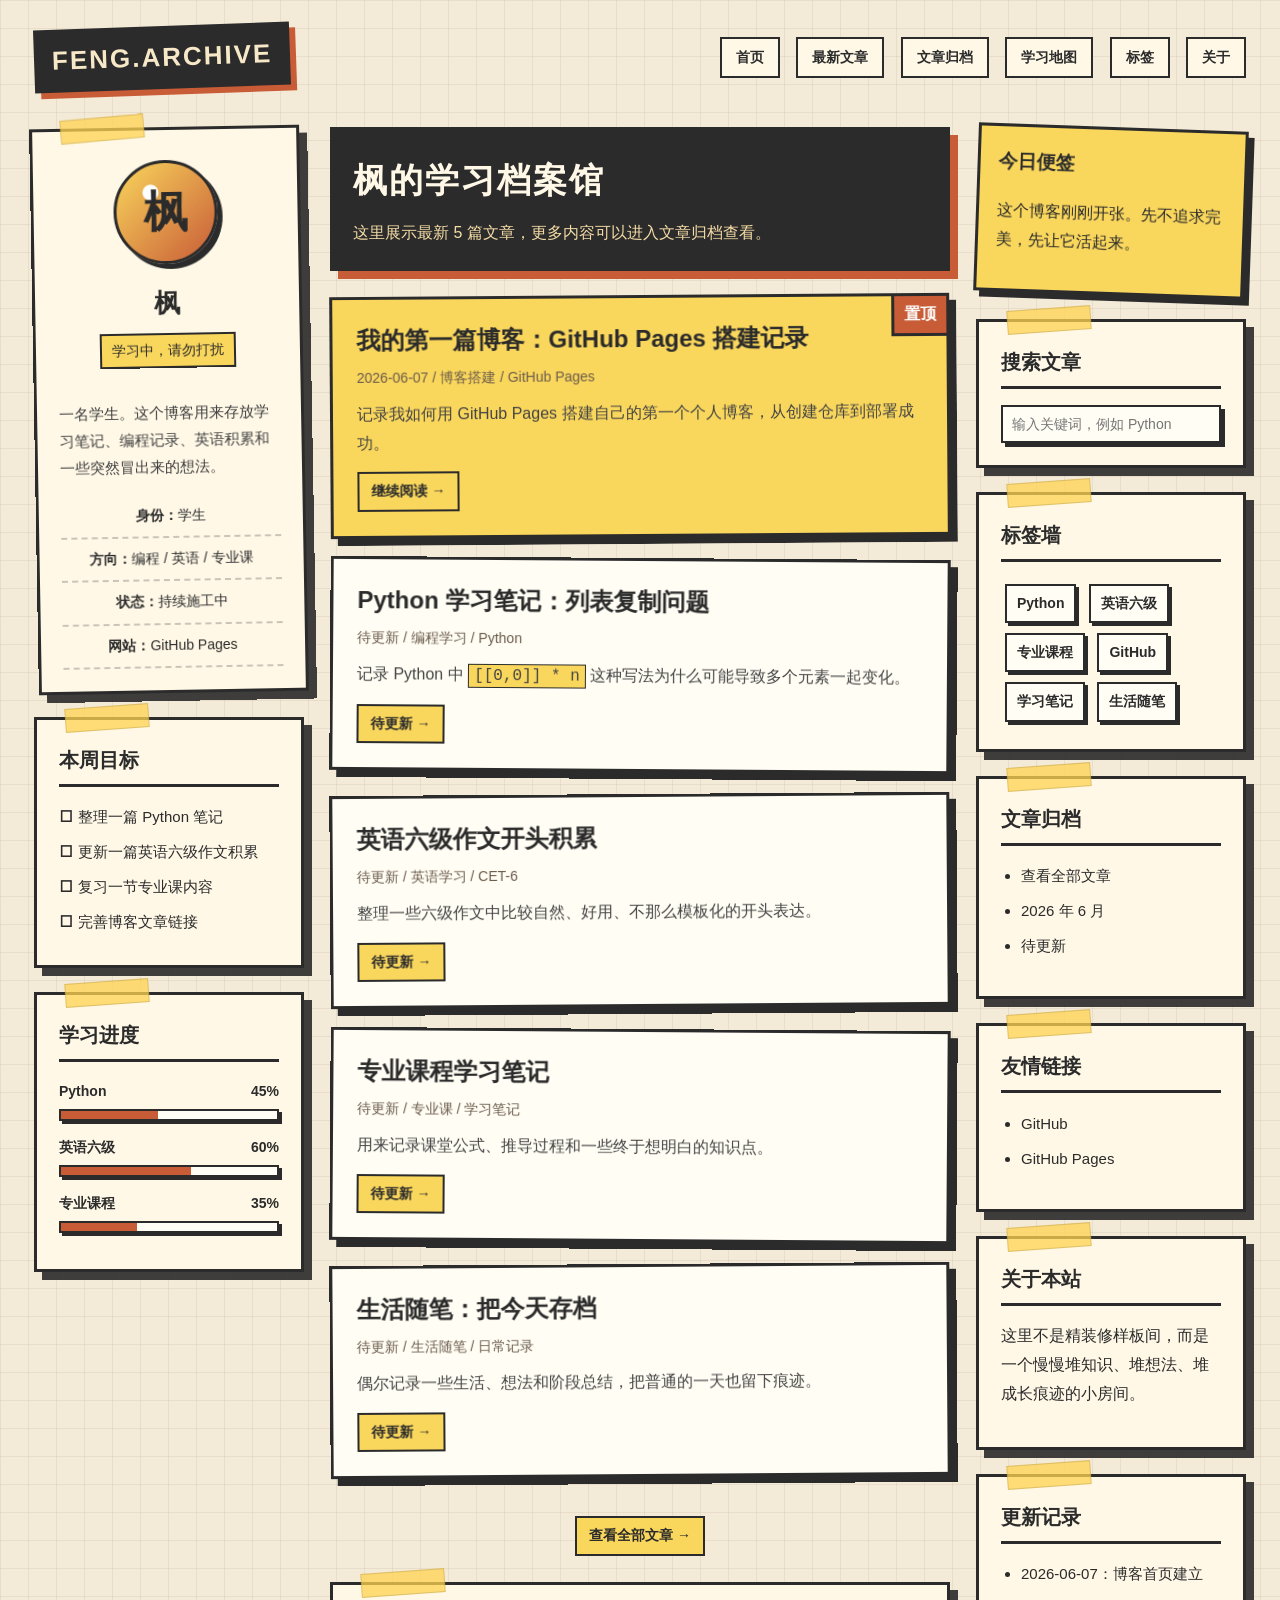
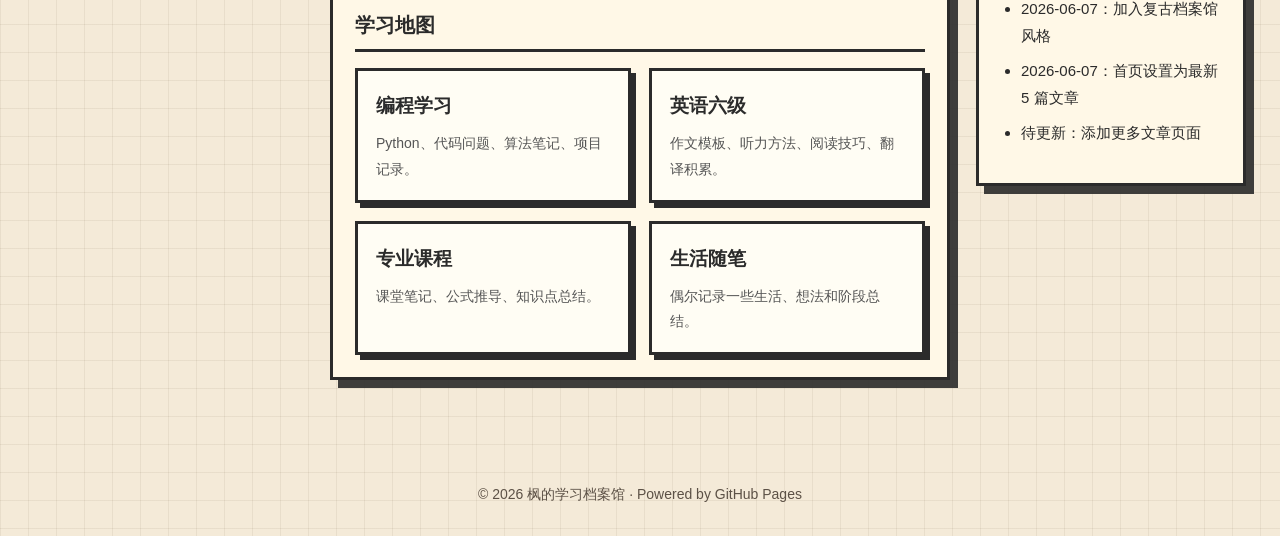
<file: index.html>
<!DOCTYPE html>
<html lang="zh-CN">
<head>
  <meta charset="UTF-8">
  <meta name="viewport" content="width=device-width, initial-scale=1.0">
  <title>枫的学习档案馆</title>
  <link rel="stylesheet" href="css/style.css">
</head>

<body>

<header class="top-bar">
  <div class="logo">FENG.ARCHIVE</div>

  <nav class="nav">
    <a href="index.html">首页</a>
    <a href="#articles">最新文章</a>
    <a href="archive.html">文章归档</a>
    <a href="#map">学习地图</a>
    <a href="#tags">标签</a>
    <a href="#about">关于</a>
  </nav>
</header>

<main class="layout">

  <!-- 左栏：个人档案 -->
  <aside class="left">

    <section class="panel profile-card">
      <div class="avatar">枫</div>
      <div class="name">枫</div>
      <div class="motto">学习中，请勿打扰</div>

      <p class="profile-text">
        一名学生。这个博客用来存放学习笔记、编程记录、英语积累和一些突然冒出来的想法。
      </p>

      <ul class="info-list">
        <li><strong>身份：</strong>学生</li>
        <li><strong>方向：</strong>编程 / 英语 / 专业课</li>
        <li><strong>状态：</strong>持续施工中</li>
        <li><strong>网站：</strong>GitHub Pages</li>
      </ul>
    </section>

    <section class="panel">
      <h2>本周目标</h2>
      <ul class="check-list">
        <li>整理一篇 Python 笔记</li>
        <li>更新一篇英语六级作文积累</li>
        <li>复习一节专业课内容</li>
        <li>完善博客文章链接</li>
      </ul>
    </section>

    <section class="panel">
      <h2>学习进度</h2>

      <div class="progress-box">
        <div class="progress-title">
          <span>Python</span>
          <span>45%</span>
        </div>
        <div class="bar"><span style="width: 45%;"></span></div>
      </div>

      <div class="progress-box">
        <div class="progress-title">
          <span>英语六级</span>
          <span>60%</span>
        </div>
        <div class="bar"><span style="width: 60%;"></span></div>
      </div>

      <div class="progress-box">
        <div class="progress-title">
          <span>专业课程</span>
          <span>35%</span>
        </div>
        <div class="bar"><span style="width: 35%;"></span></div>
      </div>
    </section>

  </aside>

  <!-- 中栏：最新文章 -->
  <section class="middle" id="articles">

    <div class="center-title">
      <h1>枫的学习档案馆</h1>
      <p>这里展示最新 5 篇文章，更多内容可以进入文章归档查看。</p>
    </div>

    <!-- 最新文章 1 -->
    <article class="article pinned" data-title="GitHub Pages 博客搭建记录">
      <h2>
        <a href="post/my-first-blog.html">我的第一篇博客：GitHub Pages 搭建记录</a>
      </h2>
      <div class="meta">2026-06-07 / 博客搭建 / GitHub Pages</div>
      <p class="summary">
        记录我如何用 GitHub Pages 搭建自己的第一个个人博客，从创建仓库到部署成功。
      </p>
      <a class="read-more" href="post/my-first-blog.html">继续阅读 →</a>
    </article>

    <!-- 最新文章 2 -->
    <article class="article" data-title="Python 学习笔记 列表复制问题">
      <h2>
        <a href="#">Python 学习笔记：列表复制问题</a>
      </h2>
      <div class="meta">待更新 / 编程学习 / Python</div>
      <p class="summary">
        记录 Python 中 <code>[[0,0]] * n</code> 这种写法为什么可能导致多个元素一起变化。
      </p>
      <a class="read-more" href="#">待更新 →</a>
    </article>

    <!-- 最新文章 3 -->
    <article class="article" data-title="英语六级作文开头积累">
      <h2>
        <a href="#">英语六级作文开头积累</a>
      </h2>
      <div class="meta">待更新 / 英语学习 / CET-6</div>
      <p class="summary">
        整理一些六级作文中比较自然、好用、不那么模板化的开头表达。
      </p>
      <a class="read-more" href="#">待更新 →</a>
    </article>

    <!-- 最新文章 4 -->
    <article class="article" data-title="专业课程学习笔记">
      <h2>
        <a href="#">专业课程学习笔记</a>
      </h2>
      <div class="meta">待更新 / 专业课 / 学习笔记</div>
      <p class="summary">
        用来记录课堂公式、推导过程和一些终于想明白的知识点。
      </p>
      <a class="read-more" href="#">待更新 →</a>
    </article>

    <!-- 最新文章 5 -->
    <article class="article" data-title="生活随笔 把今天存档">
      <h2>
        <a href="#">生活随笔：把今天存档</a>
      </h2>
      <div class="meta">待更新 / 生活随笔 / 日常记录</div>
      <p class="summary">
        偶尔记录一些生活、想法和阶段总结，把普通的一天也留下痕迹。
      </p>
      <a class="read-more" href="#">待更新 →</a>
    </article>

    <div class="more-box">
      <a class="read-more" href="archive.html">查看全部文章 →</a>
    </div>

    <!-- 学习地图 -->
    <section class="panel" id="map">
      <h2>学习地图</h2>

      <div class="map-grid">
        <div class="map-card">
          <h3>编程学习</h3>
          <p>Python、代码问题、算法笔记、项目记录。</p>
        </div>

        <div class="map-card">
          <h3>英语六级</h3>
          <p>作文模板、听力方法、阅读技巧、翻译积累。</p>
        </div>

        <div class="map-card">
          <h3>专业课程</h3>
          <p>课堂笔记、公式推导、知识点总结。</p>
        </div>

        <div class="map-card">
          <h3>生活随笔</h3>
          <p>偶尔记录一些生活、想法和阶段总结。</p>
        </div>
      </div>
    </section>

  </section>

  <!-- 右栏：工具区 -->
  <aside class="right">

    <section class="note">
      <h3>今日便签</h3>
      <p>
        这个博客刚刚开张。先不追求完美，先让它活起来。
      </p>
    </section>

    <section class="panel search-box">
      <h2>搜索文章</h2>
      <input type="text" id="searchInput" placeholder="输入关键词，例如 Python">
    </section>

    <section class="panel" id="tags">
      <h2>标签墙</h2>
      <span class="tag">Python</span>
      <span class="tag">英语六级</span>
      <span class="tag">专业课程</span>
      <span class="tag">GitHub</span>
      <span class="tag">学习笔记</span>
      <span class="tag">生活随笔</span>
    </section>

    <section class="panel">
      <h2>文章归档</h2>
      <ul class="archive-list">
        <li><a href="archive.html">查看全部文章</a></li>
        <li>2026 年 6 月</li>
        <li>待更新</li>
      </ul>
    </section>

    <section class="panel">
      <h2>友情链接</h2>
      <ul class="link-list">
        <li><a href="https://github.com/" target="_blank">GitHub</a></li>
        <li><a href="https://pages.github.com/" target="_blank">GitHub Pages</a></li>
      </ul>
    </section>

    <section class="panel" id="about">
      <h2>关于本站</h2>
      <p>
        这里不是精装修样板间，而是一个慢慢堆知识、堆想法、堆成长痕迹的小房间。
      </p>
    </section>

    <section class="panel">
      <h2>更新记录</h2>
      <ul class="update-list">
        <li>2026-06-07：博客首页建立</li>
        <li>2026-06-07：加入复古档案馆风格</li>
        <li>2026-06-07：首页设置为最新 5 篇文章</li>
        <li>待更新：添加更多文章页面</li>
      </ul>
    </section>

  </aside>

</main>

<footer class="footer">
  © 2026 枫的学习档案馆 · Powered by GitHub Pages
</footer>

<script src="js/main.js"></script>
</body>
</html>
</file>
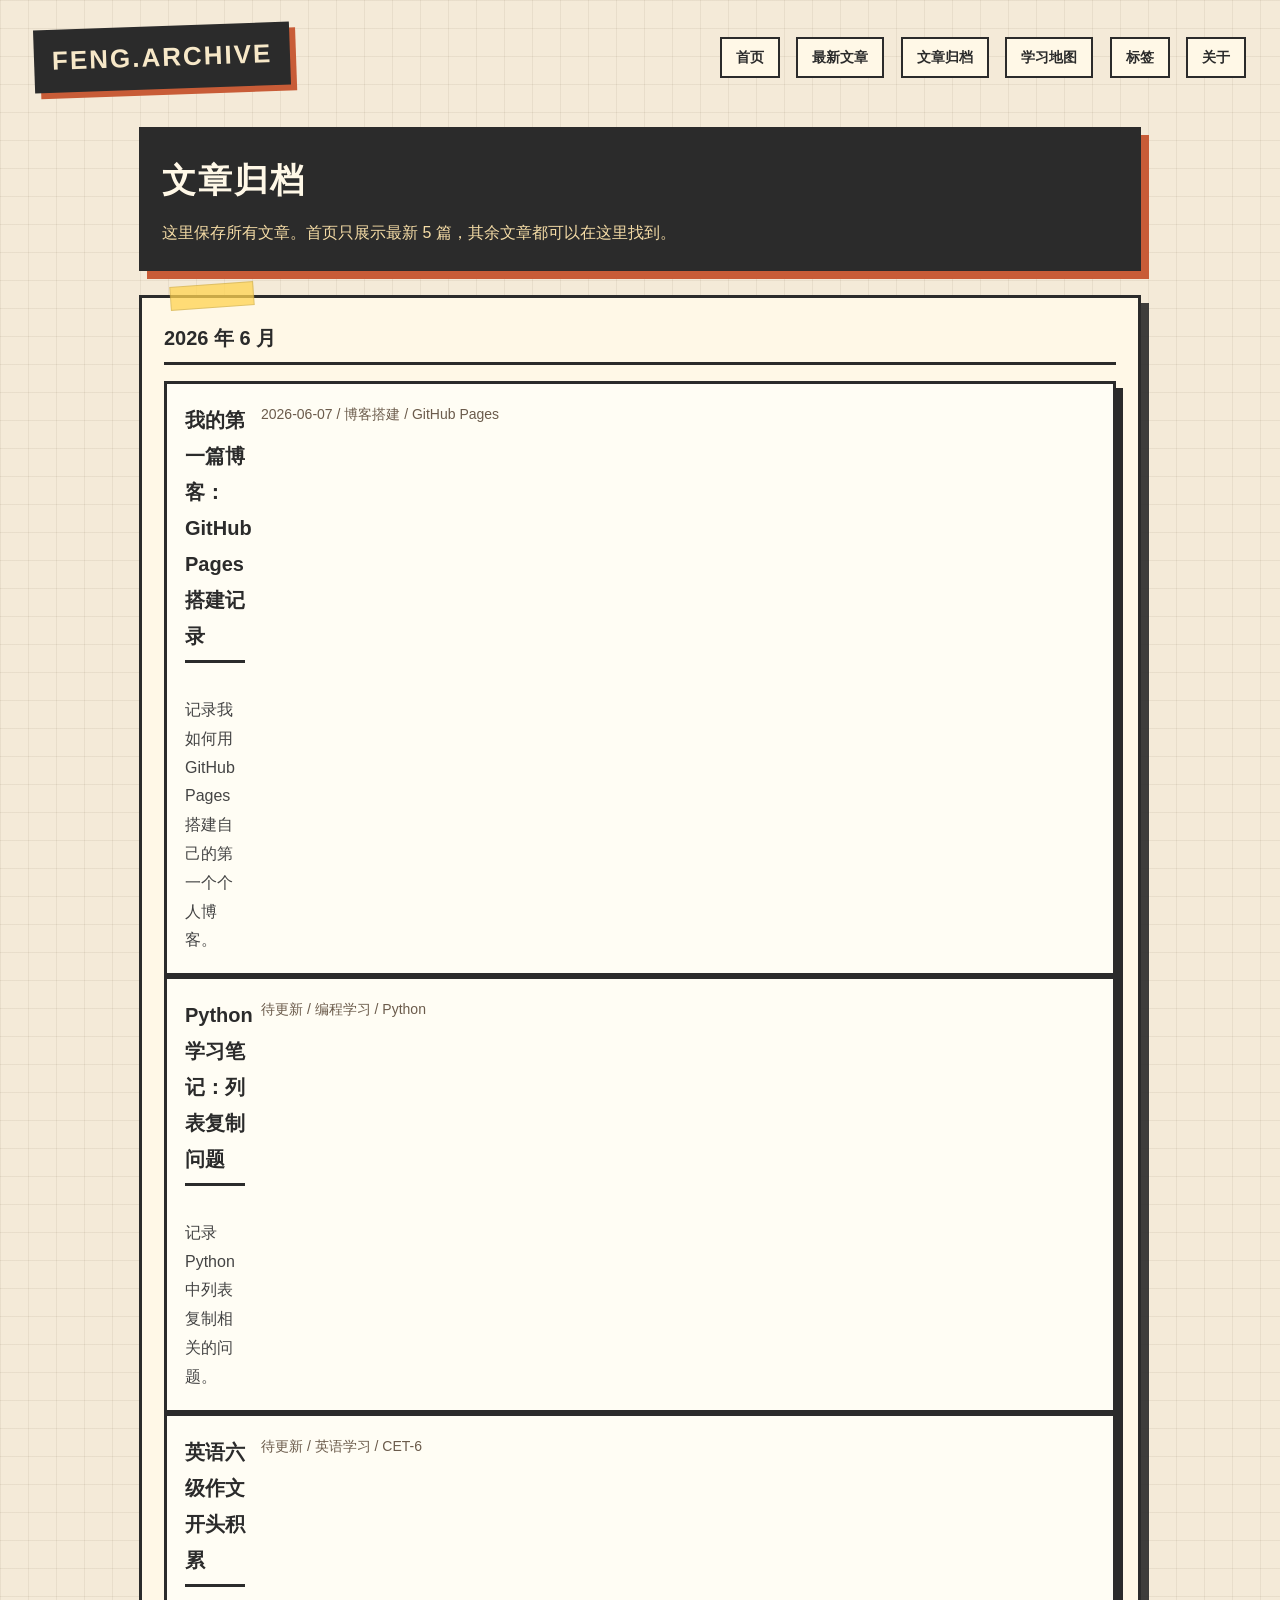
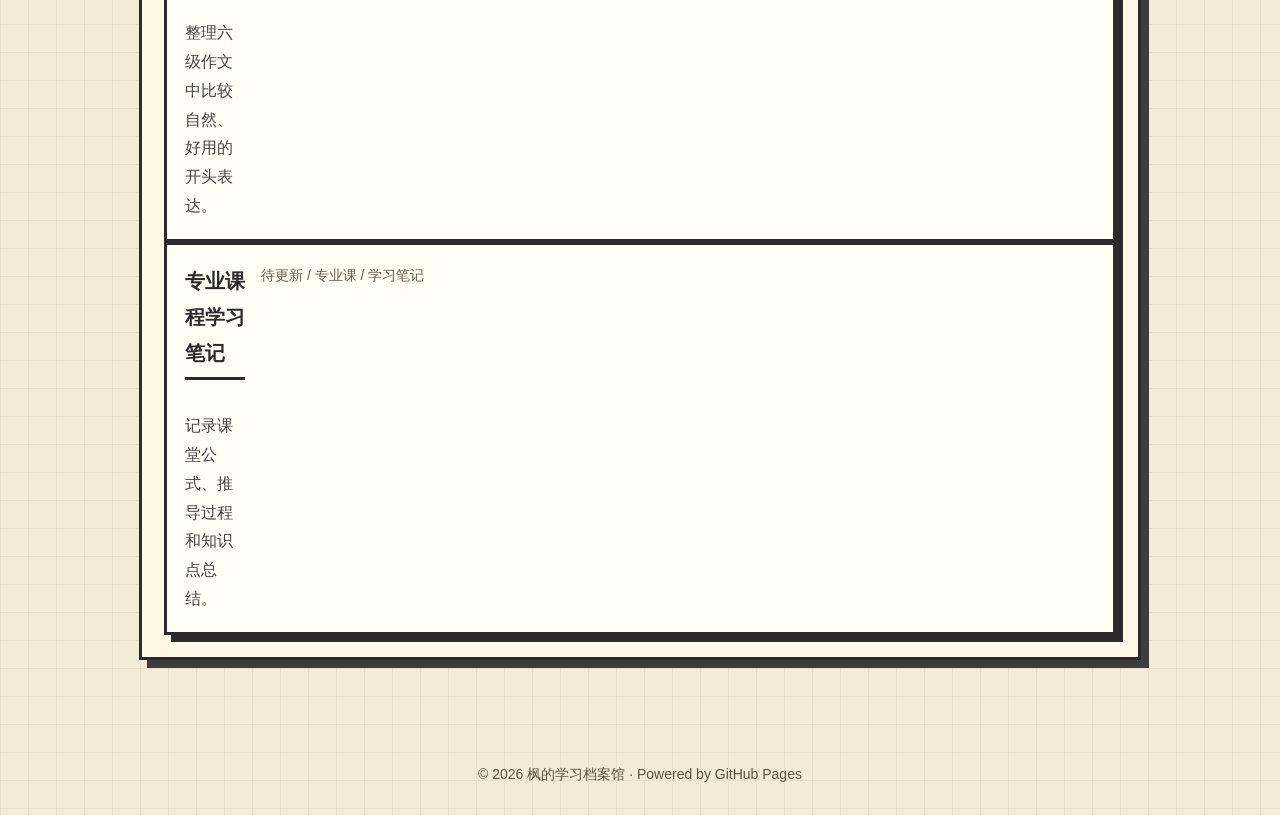
<file: archieve.html>
<!DOCTYPE html>
<html lang="zh-CN">
<head>
  <meta charset="UTF-8">
  <meta name="viewport" content="width=device-width, initial-scale=1.0">
  <title>文章归档 - 枫的学习档案馆</title>
  <link rel="stylesheet" href="css/style.css">
</head>

<body>

<header class="top-bar">
  <div class="logo">FENG.ARCHIVE</div>

  <nav class="nav">
    <a href="index.html">首页</a>
    <a href="index.html#articles">最新文章</a>
    <a href="archive.html">文章归档</a>
    <a href="index.html#map">学习地图</a>
    <a href="index.html#tags">标签</a>
    <a href="index.html#about">关于</a>
  </nav>
</header>

<main class="archive-page">

  <div class="center-title">
    <h1>文章归档</h1>
    <p>这里保存所有文章。首页只展示最新 5 篇，其余文章都可以在这里找到。</p>
  </div>

  <section class="panel">
    <h2>2026 年 6 月</h2>

    <article class="archive-item">
      <h2>
        <a href="post/my-first-blog.html">我的第一篇博客：GitHub Pages 搭建记录</a>
      </h2>
      <div class="meta">2026-06-07 / 博客搭建 / GitHub Pages</div>
      <p class="summary">
        记录我如何用 GitHub Pages 搭建自己的第一个个人博客。
      </p>
    </article>

    <article class="archive-item">
      <h2>
        <a href="#">Python 学习笔记：列表复制问题</a>
      </h2>
      <div class="meta">待更新 / 编程学习 / Python</div>
      <p class="summary">
        记录 Python 中列表复制相关的问题。
      </p>
    </article>

    <article class="archive-item">
      <h2>
        <a href="#">英语六级作文开头积累</a>
      </h2>
      <div class="meta">待更新 / 英语学习 / CET-6</div>
      <p class="summary">
        整理六级作文中比较自然、好用的开头表达。
      </p>
    </article>

    <article class="archive-item">
      <h2>
        <a href="#">专业课程学习笔记</a>
      </h2>
      <div class="meta">待更新 / 专业课 / 学习笔记</div>
      <p class="summary">
        记录课堂公式、推导过程和知识点总结。
      </p>
    </article>

  </section>

</main>

<footer class="footer">
  © 2026 枫的学习档案馆 · Powered by GitHub Pages
</footer>

</body>
</html>
</file>
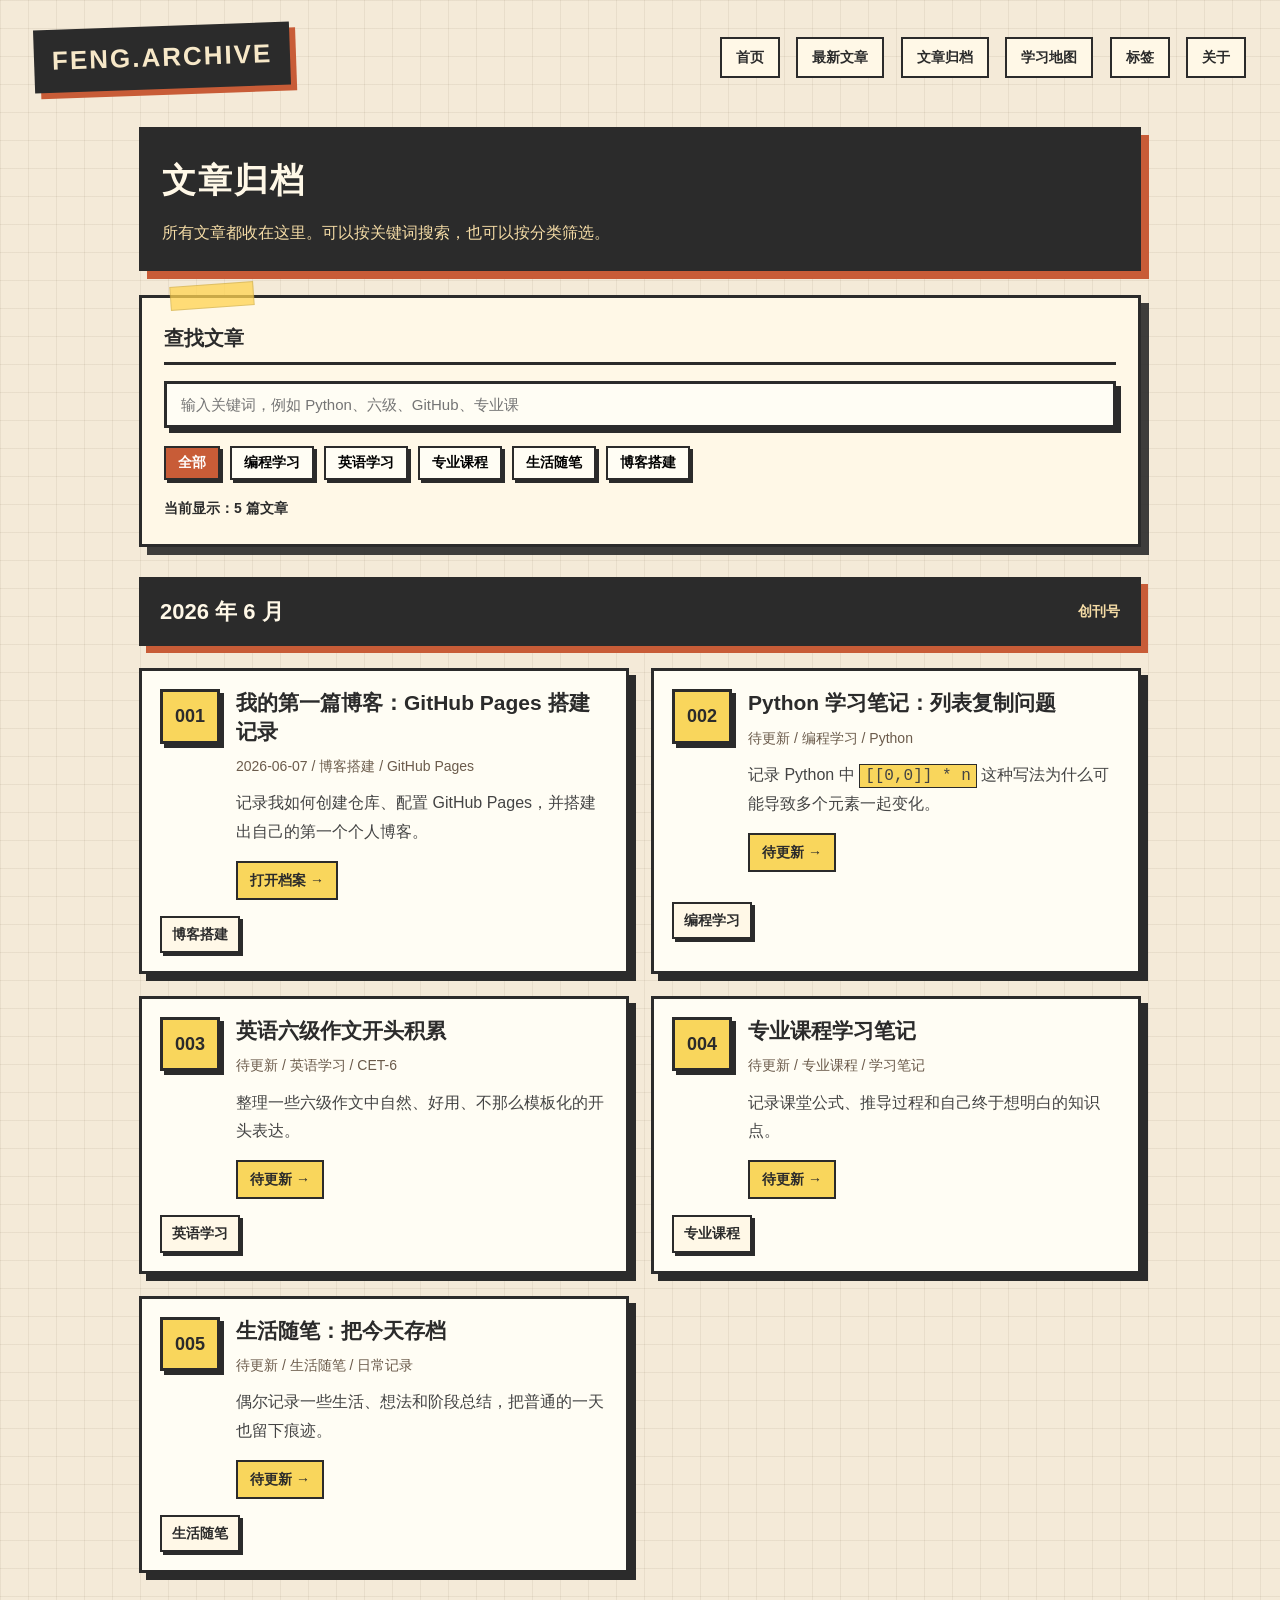
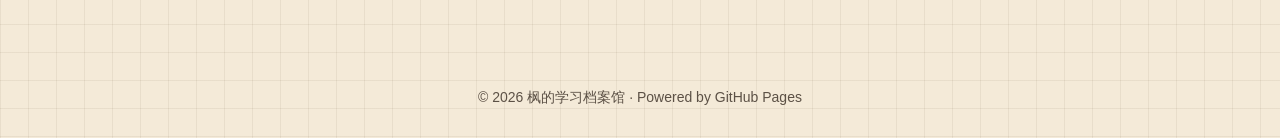
<file: archive.html>
<!DOCTYPE html>
<html lang="zh-CN">
<head>
  <meta charset="UTF-8">
  <meta name="viewport" content="width=device-width, initial-scale=1.0">
  <title>文章归档 - 枫的学习档案馆</title>
  <link rel="stylesheet" href="css/style.css">
</head>

<body>

<header class="top-bar">
  <div class="logo">FENG.ARCHIVE</div>

  <nav class="nav">
    <a href="index.html">首页</a>
    <a href="index.html#articles">最新文章</a>
    <a href="archive.html">文章归档</a>
    <a href="index.html#map">学习地图</a>
    <a href="index.html#tags">标签</a>
    <a href="index.html#about">关于</a>
  </nav>
</header>

<main class="archive-page">

  <div class="center-title">
    <h1>文章归档</h1>
    <p>所有文章都收在这里。可以按关键词搜索，也可以按分类筛选。</p>
  </div>

  <!-- 归档工具栏 -->
  <section class="archive-tools panel">
    <h2>查找文章</h2>

    <input
      type="text"
      id="archiveSearchInput"
      class="archive-search-input"
      placeholder="输入关键词，例如 Python、六级、GitHub、专业课"
    >

    <div class="filter-buttons">
      <button class="filter-btn active" data-category="all">全部</button>
      <button class="filter-btn" data-category="编程学习">编程学习</button>
      <button class="filter-btn" data-category="英语学习">英语学习</button>
      <button class="filter-btn" data-category="专业课程">专业课程</button>
      <button class="filter-btn" data-category="生活随笔">生活随笔</button>
      <button class="filter-btn" data-category="博客搭建">博客搭建</button>
    </div>

    <p class="archive-count">
      当前显示：<span id="archiveCount">0</span> 篇文章
    </p>
  </section>

  <!-- 2026 年 6 月 -->
  <section class="archive-month">
    <div class="archive-month-title">
      <span>2026 年 6 月</span>
      <small>创刊号</small>
    </div>

 <div class="archive-list-grid">
    
    <article
      class="archive-item"
      data-title="我的第一篇博客 GitHub Pages 搭建记录"
      data-category="博客搭建"
      data-keywords="GitHub Pages 博客 搭建 部署 index html"
    >
      <div class="archive-index">001</div>

      <div class="archive-main">
        <h2>
          <a href="post/my-first-blog.html">我的第一篇博客：GitHub Pages 搭建记录</a>
        </h2>

        <div class="meta">
          2026-06-07 / 博客搭建 / GitHub Pages
        </div>

        <p class="summary">
          记录我如何创建仓库、配置 GitHub Pages，并搭建出自己的第一个个人博客。
        </p>

        <a class="read-more" href="post/my-first-blog.html">打开档案 →</a>
      </div>

      <div class="archive-category">博客搭建</div>
    </article>

    <article
      class="archive-item"
      data-title="Python 学习笔记 列表复制问题"
      data-category="编程学习"
      data-keywords="Python 列表 复制 [[0,0]] 可变对象 引用"
    >
      <div class="archive-index">002</div>

      <div class="archive-main">
        <h2>
          <a href="#">Python 学习笔记：列表复制问题</a>
        </h2>

        <div class="meta">
          待更新 / 编程学习 / Python
        </div>

        <p class="summary">
          记录 Python 中 <code>[[0,0]] * n</code> 这种写法为什么可能导致多个元素一起变化。
        </p>

        <a class="read-more" href="#">待更新 →</a>
      </div>

      <div class="archive-category">编程学习</div>
    </article>

    <article
      class="archive-item"
      data-title="英语六级作文开头积累"
      data-category="英语学习"
      data-keywords="英语 六级 CET6 作文 开头 模板 写作"
    >
      <div class="archive-index">003</div>

      <div class="archive-main">
        <h2>
          <a href="#">英语六级作文开头积累</a>
        </h2>

        <div class="meta">
          待更新 / 英语学习 / CET-6
        </div>

        <p class="summary">
          整理一些六级作文中自然、好用、不那么模板化的开头表达。
        </p>

        <a class="read-more" href="#">待更新 →</a>
      </div>

      <div class="archive-category">英语学习</div>
    </article>

    <article
      class="archive-item"
      data-title="专业课程学习笔记"
      data-category="专业课程"
      data-keywords="专业课 课程 笔记 公式 推导 学习"
    >
      <div class="archive-index">004</div>

      <div class="archive-main">
        <h2>
          <a href="#">专业课程学习笔记</a>
        </h2>

        <div class="meta">
          待更新 / 专业课程 / 学习笔记
        </div>

        <p class="summary">
          记录课堂公式、推导过程和自己终于想明白的知识点。
        </p>

        <a class="read-more" href="#">待更新 →</a>
      </div>

      <div class="archive-category">专业课程</div>
    </article>

    <article
      class="archive-item"
      data-title="生活随笔 把今天存档"
      data-category="生活随笔"
      data-keywords="生活 随笔 日常 记录 总结"
    >
      <div class="archive-index">005</div>

      <div class="archive-main">
        <h2>
          <a href="#">生活随笔：把今天存档</a>
        </h2>

        <div class="meta">
          待更新 / 生活随笔 / 日常记录
        </div>

        <p class="summary">
          偶尔记录一些生活、想法和阶段总结，把普通的一天也留下痕迹。
        </p>

        <a class="read-more" href="#">待更新 →</a>
      </div>

      <div class="archive-category">生活随笔</div>
    </article>

 </div>
   
  </section>

  <p id="noArchiveResult" class="no-result">
    没有找到符合条件的文章。
  </p>

</main>

<footer class="footer">
  © 2026 枫的学习档案馆 · Powered by GitHub Pages
</footer>

<script src="js/main.js"></script>
</body>
</html>
</file>
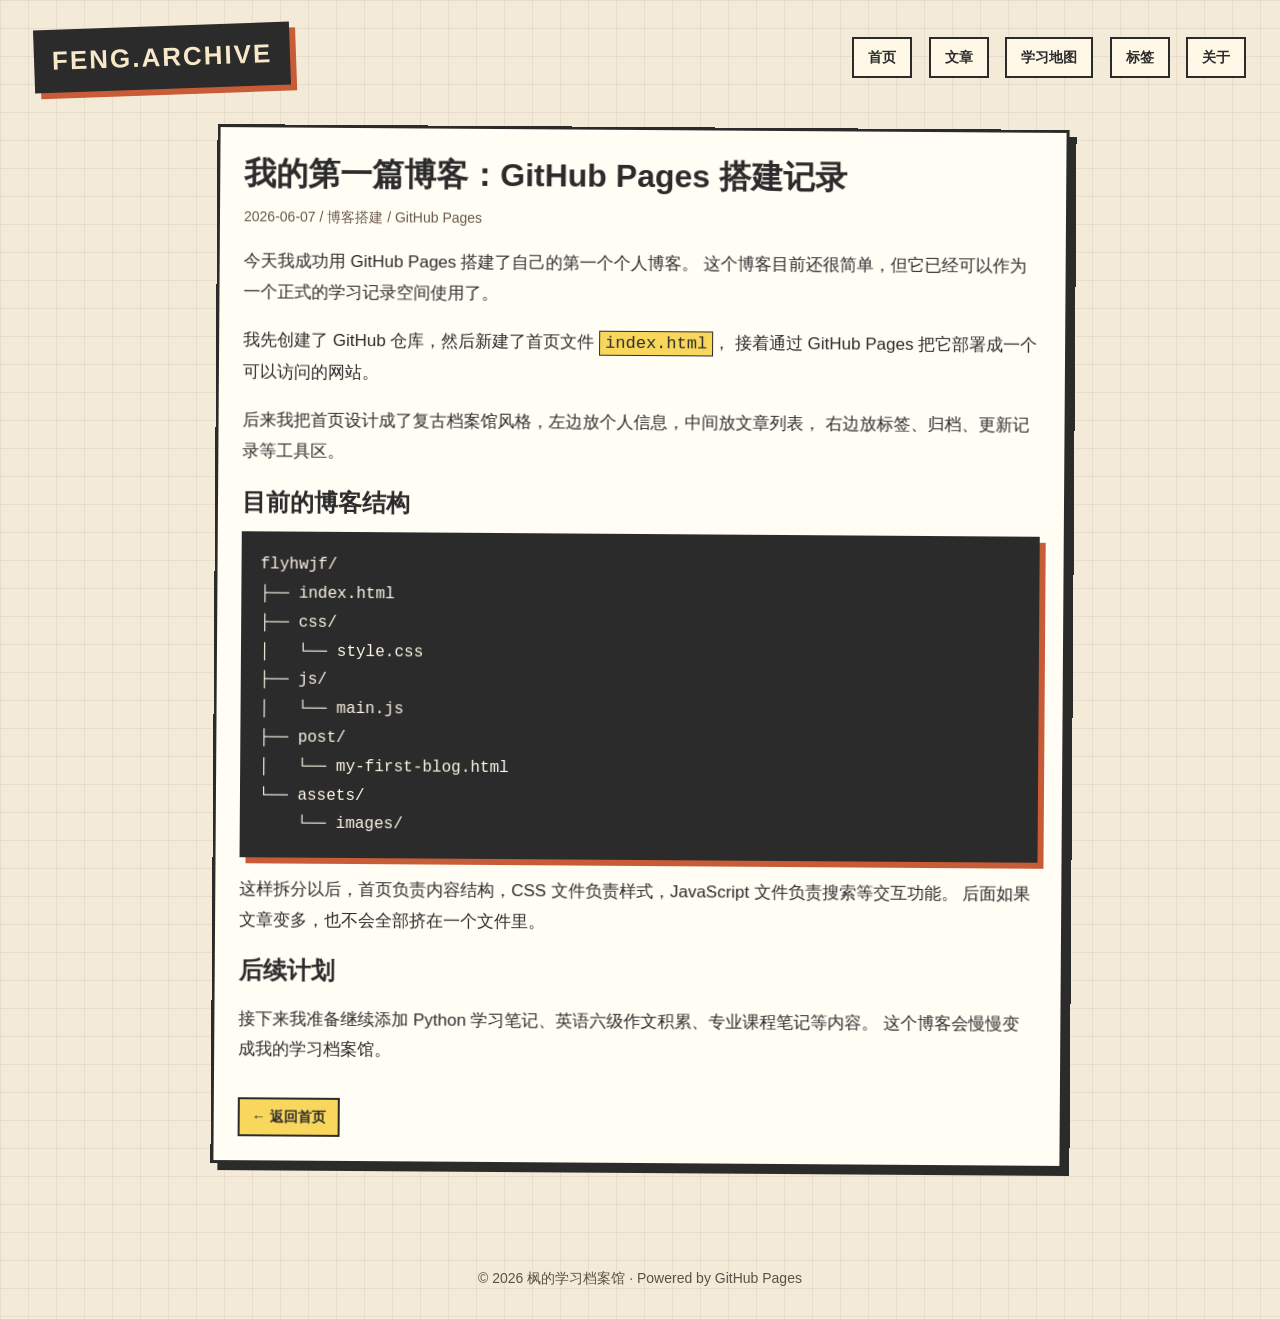
<file: post/my-first-blog.html>
<!DOCTYPE html>
<html lang="zh-CN">
<head>
  <meta charset="UTF-8">
  <meta name="viewport" content="width=device-width, initial-scale=1.0">
  <title>我的第一篇博客：GitHub Pages 搭建记录</title>
  <link rel="stylesheet" href="../css/style.css">
</head>

<body>

  <header class="top-bar">
    <div class="logo">FENG.ARCHIVE</div>

    <nav class="nav">
      <a href="../index.html">首页</a>
      <a href="../index.html#articles">文章</a>
      <a href="../index.html#map">学习地图</a>
      <a href="../index.html#tags">标签</a>
      <a href="../index.html#about">关于</a>
    </nav>
  </header>

  <main class="article-page">

    <article class="article article-content">
      <h1>我的第一篇博客：GitHub Pages 搭建记录</h1>

      <div class="meta">2026-06-07 / 博客搭建 / GitHub Pages</div>

      <p>
        今天我成功用 GitHub Pages 搭建了自己的第一个个人博客。
        这个博客目前还很简单，但它已经可以作为一个正式的学习记录空间使用了。
      </p>

      <p>
        我先创建了 GitHub 仓库，然后新建了首页文件 <code>index.html</code>，
        接着通过 GitHub Pages 把它部署成一个可以访问的网站。
      </p>

      <p>
        后来我把首页设计成了复古档案馆风格，左边放个人信息，中间放文章列表，
        右边放标签、归档、更新记录等工具区。
      </p>

      <h2>目前的博客结构</h2>

      <pre><code>flyhwjf/
├── index.html
├── css/
│   └── style.css
├── js/
│   └── main.js
├── post/
│   └── my-first-blog.html
└── assets/
    └── images/</code></pre>

      <p>
        这样拆分以后，首页负责内容结构，CSS 文件负责样式，JavaScript 文件负责搜索等交互功能。
        后面如果文章变多，也不会全部挤在一个文件里。
      </p>

      <h2>后续计划</h2>

      <p>
        接下来我准备继续添加 Python 学习笔记、英语六级作文积累、专业课程笔记等内容。
        这个博客会慢慢变成我的学习档案馆。
      </p>

      <a class="read-more" href="../index.html">← 返回首页</a>
    </article>

  </main>

  <footer class="footer">
    © 2026 枫的学习档案馆 · Powered by GitHub Pages
  </footer>

</body>
</html>
</file>
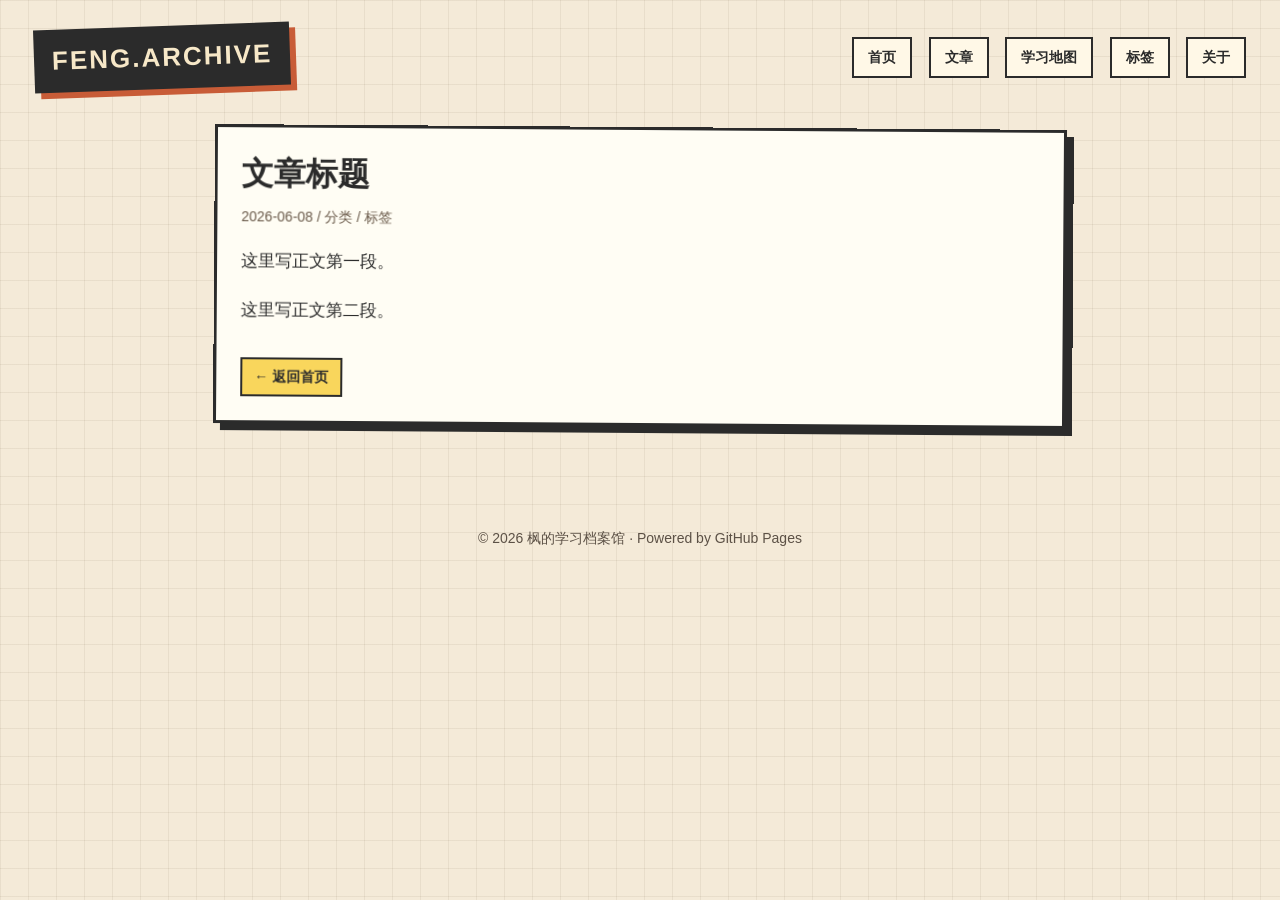
<file: post/python-list.html>
<!DOCTYPE html>
<html lang="zh-CN">
<head>
  <meta charset="UTF-8">
  <meta name="viewport" content="width=device-width, initial-scale=1.0">
  <title>文章标题</title>
  <link rel="stylesheet" href="../css/style.css">
</head>

<body>

  <header class="top-bar">
    <div class="logo">FENG.ARCHIVE</div>

    <nav class="nav">
      <a href="../index.html">首页</a>
      <a href="../index.html#articles">文章</a>
      <a href="../index.html#map">学习地图</a>
      <a href="../index.html#tags">标签</a>
      <a href="../index.html#about">关于</a>
    </nav>
  </header>

  <main class="article-page">

    <article class="article article-content">
      <h1>文章标题</h1>

      <div class="meta">2026-06-08 / 分类 / 标签</div>

      <p>
        这里写正文第一段。
      </p>

      <p>
        这里写正文第二段。
      </p>

      <a class="read-more" href="../index.html">← 返回首页</a>
    </article>

  </main>

  <footer class="footer">
    © 2026 枫的学习档案馆 · Powered by GitHub Pages
  </footer>

</body>
</html>
</file>
<file: css/style.css>
* {
  box-sizing: border-box;
}

html {
  scroll-behavior: smooth;
}

body {
  margin: 0;
  font-family: "Microsoft YaHei", Arial, sans-serif;
  color: #2b2b2b;
  line-height: 1.8;
  background-color: #f4ead8;
  background-image:
    linear-gradient(rgba(90, 70, 50, 0.08) 1px, transparent 1px),
    linear-gradient(90deg, rgba(90, 70, 50, 0.08) 1px, transparent 1px);
  background-size: 28px 28px;
}

a {
  color: inherit;
  text-decoration: none;
}

code {
  background: #f9d65c;
  padding: 2px 5px;
  border: 1px solid #2b2b2b;
  font-family: Consolas, "Courier New", monospace;
}

.top-bar {
  max-width: 1260px;
  margin: 26px auto 18px;
  padding: 0 24px;
  display: flex;
  justify-content: space-between;
  align-items: center;
}

.logo {
  font-size: 26px;
  font-weight: 900;
  letter-spacing: 2px;
  background: #2b2b2b;
  color: #f7e8c8;
  padding: 8px 18px;
  transform: rotate(-2deg);
  box-shadow: 6px 6px 0 #c85c37;
}

.nav a {
  display: inline-block;
  margin-left: 12px;
  padding: 6px 14px;
  border: 2px solid #2b2b2b;
  background: #fff8e7;
  font-size: 14px;
  font-weight: bold;
  transition: 0.2s;
}

.nav a:hover {
  transform: translateY(-3px) rotate(-2deg);
  background: #f9d65c;
}

.layout {
  max-width: 1260px;
  margin: 0 auto;
  padding: 20px 24px 50px;
  display: grid;
  grid-template-columns: 270px 1fr 270px;
  gap: 26px;
  align-items: start;
}

.panel {
  background: #fff8e7;
  border: 3px solid #2b2b2b;
  box-shadow: 8px 8px 0 rgba(43, 43, 43, 0.9);
  padding: 22px;
  position: relative;
  margin-bottom: 24px;
}

.panel::before {
  content: "";
  position: absolute;
  width: 82px;
  height: 22px;
  background: rgba(255, 211, 80, 0.75);
  top: -14px;
  left: 28px;
  transform: rotate(-4deg);
  border: 1px solid rgba(0, 0, 0, 0.12);
}

.panel h2 {
  margin-top: 0;
  font-size: 20px;
  border-bottom: 3px solid #2b2b2b;
  padding-bottom: 6px;
}

.profile-card {
  text-align: center;
  transform: rotate(-1deg);
}

.avatar {
  width: 104px;
  height: 104px;
  margin: 8px auto 16px;
  border-radius: 50%;
  border: 3px solid #2b2b2b;
  background:
    radial-gradient(circle at 35% 30%, #fff 0 8%, transparent 9%),
    linear-gradient(135deg, #f9d65c, #c85c37);
  display: flex;
  align-items: center;
  justify-content: center;
  font-size: 44px;
  font-weight: 900;
  color: #2b2b2b;
  box-shadow: 5px 5px 0 #2b2b2b;
  transition: 0.3s;
}

.avatar:hover {
  transform: rotate(8deg) scale(1.06);
}

.name {
  font-size: 26px;
  font-weight: 900;
  margin-bottom: 6px;
}

.motto {
  font-size: 14px;
  background: #f9d65c;
  display: inline-block;
  padding: 3px 10px;
  border: 2px solid #2b2b2b;
  margin-bottom: 16px;
}

.profile-text {
  text-align: left;
  font-size: 15px;
  color: #3f3f3f;
}

.info-list {
  list-style: none;
  padding: 0;
  margin: 14px 0 0;
  font-size: 14px;
}

.info-list li {
  border-bottom: 2px dashed rgba(43, 43, 43, 0.25);
  padding: 8px 0;
}

.check-list {
  list-style: none;
  padding: 0;
  margin: 0;
  font-size: 15px;
}

.check-list li {
  margin: 8px 0;
}

.check-list li::before {
  content: "☐ ";
  font-weight: bold;
}

.progress-box {
  margin-bottom: 14px;
}

.progress-title {
  display: flex;
  justify-content: space-between;
  font-size: 14px;
  font-weight: bold;
}

.bar {
  height: 12px;
  border: 2px solid #2b2b2b;
  background: #fffdf4;
  margin-top: 5px;
  box-shadow: 3px 3px 0 #2b2b2b;
}

.bar span {
  display: block;
  height: 100%;
  background: #c85c37;
}

.center-title {
  margin: 0 0 24px;
  padding: 20px;
  border: 3px solid #2b2b2b;
  background: #2b2b2b;
  color: #fff8e7;
  box-shadow: 8px 8px 0 #c85c37;
}

.center-title h1 {
  margin: 0;
  font-size: 34px;
  letter-spacing: 2px;
}

.center-title p {
  margin: 8px 0 0;
  color: #f5dca6;
}

.article {
  background: #fffdf4;
  border: 3px solid #2b2b2b;
  margin-bottom: 22px;
  padding: 24px;
  box-shadow: 7px 7px 0 #2b2b2b;
  position: relative;
  transition: 0.22s;
}

.article:nth-child(odd) {
  transform: rotate(0.4deg);
}

.article:nth-child(even) {
  transform: rotate(-0.4deg);
}

.article:hover {
  transform: translateY(-6px) rotate(0deg);
  box-shadow: 11px 11px 0 #c85c37;
}

.article h1,
.article h2 {
  margin: 0 0 8px;
  font-size: 24px;
  line-height: 1.4;
}

.article h1 {
  font-size: 32px;
}

.article h2 a:hover {
  color: #c85c37;
}

.meta {
  font-size: 14px;
  color: #6b5b4b;
  margin-bottom: 10px;
}

.summary {
  margin: 0;
  color: #444;
}

.read-more {
  display: inline-block;
  margin-top: 14px;
  padding: 5px 12px;
  background: #f9d65c;
  border: 2px solid #2b2b2b;
  font-weight: bold;
  font-size: 14px;
  transition: 0.2s;
}

.read-more:hover {
  background: #c85c37;
  color: white;
  transform: translateX(5px);
}

.pinned {
  background: #f9d65c;
}

.pinned::after {
  content: "置顶";
  position: absolute;
  top: -3px;
  right: -3px;
  background: #c85c37;
  color: white;
  border: 3px solid #2b2b2b;
  padding: 4px 10px;
  font-weight: bold;
}

.map-grid {
  display: grid;
  grid-template-columns: 1fr 1fr;
  gap: 18px;
}

.map-card {
  background: #fffdf4;
  border: 3px solid #2b2b2b;
  box-shadow: 5px 5px 0 #2b2b2b;
  padding: 18px;
  transition: 0.2s;
}

.map-card:hover {
  transform: translateY(-4px);
  box-shadow: 7px 7px 0 #c85c37;
}

.map-card h3 {
  margin: 0 0 8px;
  font-size: 19px;
}

.map-card p {
  margin: 0;
  font-size: 14px;
  color: #555;
}

.note {
  background: #f9d65c;
  border: 3px solid #2b2b2b;
  box-shadow: 6px 6px 0 #2b2b2b;
  padding: 18px;
  margin-bottom: 24px;
  transform: rotate(2deg);
}

.note h3 {
  margin-top: 0;
}

.search-box input {
  width: 100%;
  padding: 9px;
  border: 2px solid #2b2b2b;
  background: #fffdf4;
  font-size: 14px;
  outline: none;
  box-shadow: 4px 4px 0 #2b2b2b;
}

.tag {
  display: inline-block;
  border: 2px solid #2b2b2b;
  background: #fffdf4;
  padding: 5px 10px;
  margin: 5px 4px;
  font-size: 14px;
  font-weight: bold;
  box-shadow: 3px 3px 0 #2b2b2b;
  transition: 0.2s;
}

.tag:hover {
  background: #f9d65c;
  transform: rotate(-4deg);
}

.archive-list,
.link-list,
.update-list {
  padding-left: 20px;
  font-size: 15px;
}

.archive-list li,
.link-list li,
.update-list li {
  margin-bottom: 8px;
}

.footer {
  text-align: center;
  padding: 28px;
  font-size: 14px;
  color: #5c5146;
}

.article-page {
  max-width: 900px;
  margin: 0 auto;
  padding: 20px 24px 50px;
}

.article-content p {
  font-size: 17px;
  margin-bottom: 18px;
}

.article-content pre {
  background: #2b2b2b;
  color: #fff8e7;
  padding: 16px;
  overflow-x: auto;
  border: 3px solid #2b2b2b;
  box-shadow: 6px 6px 0 #c85c37;
}

.article-content pre code {
  background: none;
  border: none;
  padding: 0;
  color: inherit;
}

@keyframes appear {
  from {
    opacity: 0;
    transform: translateY(20px);
  }

  to {
    opacity: 1;
  }
}

.panel,
.article,
.center-title,
.note,
.map-card {
  animation: appear 0.7s ease both;
}

@media (max-width: 980px) {
  .layout {
    grid-template-columns: 1fr;
  }

  .profile-card,
  .article:nth-child(odd),
  .article:nth-child(even),
  .note {
    transform: none;
  }

  .top-bar {
    flex-direction: column;
    gap: 18px;
  }

  .nav a {
    margin: 5px;
  }

  .map-grid {
    grid-template-columns: 1fr;
  }
}

/* 首页：查看全部文章按钮 */
.more-box {
  text-align: center;
  margin: 26px 0;
}

/* 归档页整体 */
.archive-page {
  max-width: 1050px;
  margin: 0 auto;
  padding: 20px 24px 50px;
}

/* 归档页工具栏 */
.archive-tools {
  margin-bottom: 30px;
}

.archive-search-input {
  width: 100%;
  padding: 12px 14px;
  border: 3px solid #2b2b2b;
  background: #fffdf4;
  font-size: 15px;
  outline: none;
  box-shadow: 5px 5px 0 #2b2b2b;
  margin-bottom: 18px;
}

.archive-search-input:focus {
  background: #f9d65c;
}

.filter-buttons {
  display: flex;
  flex-wrap: wrap;
  gap: 10px;
}

.filter-btn {
  border: 2px solid #2b2b2b;
  background: #fffdf4;
  padding: 6px 12px;
  font-size: 14px;
  font-weight: bold;
  cursor: pointer;
  box-shadow: 3px 3px 0 #2b2b2b;
  transition: 0.2s;
}

.filter-btn:hover {
  transform: translateY(-3px);
  background: #f9d65c;
}

.filter-btn.active {
  background: #c85c37;
  color: white;
}

.archive-count {
  margin: 16px 0 0;
  font-size: 14px;
  font-weight: bold;
}

/* 月份标题 */
.archive-month {
  margin-bottom: 34px;
}

.archive-month-title {
  display: flex;
  justify-content: space-between;
  align-items: center;
  background: #2b2b2b;
  color: #fff8e7;
  border: 3px solid #2b2b2b;
  box-shadow: 7px 7px 0 #c85c37;
  padding: 12px 18px;
  margin-bottom: 22px;
  font-weight: 900;
  font-size: 22px;
}

.archive-month-title small {
  font-size: 14px;
  color: #f5dca6;
}

/* 归档页：两列布局 */
.archive-list-grid {
  display: grid;
  grid-template-columns: 1fr 1fr;
  gap: 22px;
}

/* 归档文章卡片 */
.archive-item {
  display: grid;
  grid-template-columns: 60px 1fr;
  gap: 16px;
  align-items: start;
  background: #fffdf4;
  border: 3px solid #2b2b2b;
  box-shadow: 7px 7px 0 #2b2b2b;
  padding: 18px;
  margin-bottom: 0;
  transition: 0.2s;
}

.archive-item:hover {
  transform: translateY(-5px);
  box-shadow: 10px 10px 0 #c85c37;
}

.archive-index {
  background: #f9d65c;
  border: 3px solid #2b2b2b;
  box-shadow: 4px 4px 0 #2b2b2b;
  text-align: center;
  font-weight: 900;
  font-size: 18px;
  padding: 8px 0;
}

.archive-main h2 {
  margin: 0 0 8px;
  font-size: 21px;
  line-height: 1.35;
}

.archive-main h2 a:hover {
  color: #c85c37;
}

.archive-category {
  grid-column: 1 / 3;
  justify-self: start;
  background: #fff8e7;
  border: 2px solid #2b2b2b;
  box-shadow: 3px 3px 0 #2b2b2b;
  padding: 4px 10px;
  font-size: 14px;
  font-weight: bold;
  white-space: nowrap;
}

/* 没有搜索结果 */
.no-result {
  display: none;
  background: #f9d65c;
  border: 3px solid #2b2b2b;
  box-shadow: 6px 6px 0 #2b2b2b;
  padding: 18px;
  font-weight: bold;
  text-align: center;
}

/* 归档页移动端：自动变成一列 */
@media (max-width: 900px) {
  .archive-list-grid {
    grid-template-columns: 1fr;
  }

  .archive-item {
    grid-template-columns: 1fr;
  }

  .archive-index {
    width: 80px;
    margin-bottom: 10px;
  }

  .archive-category {
    grid-column: auto;
    justify-self: start;
  }

  .archive-month-title {
    flex-direction: column;
    align-items: flex-start;
    gap: 4px;
  }
}
</file>
